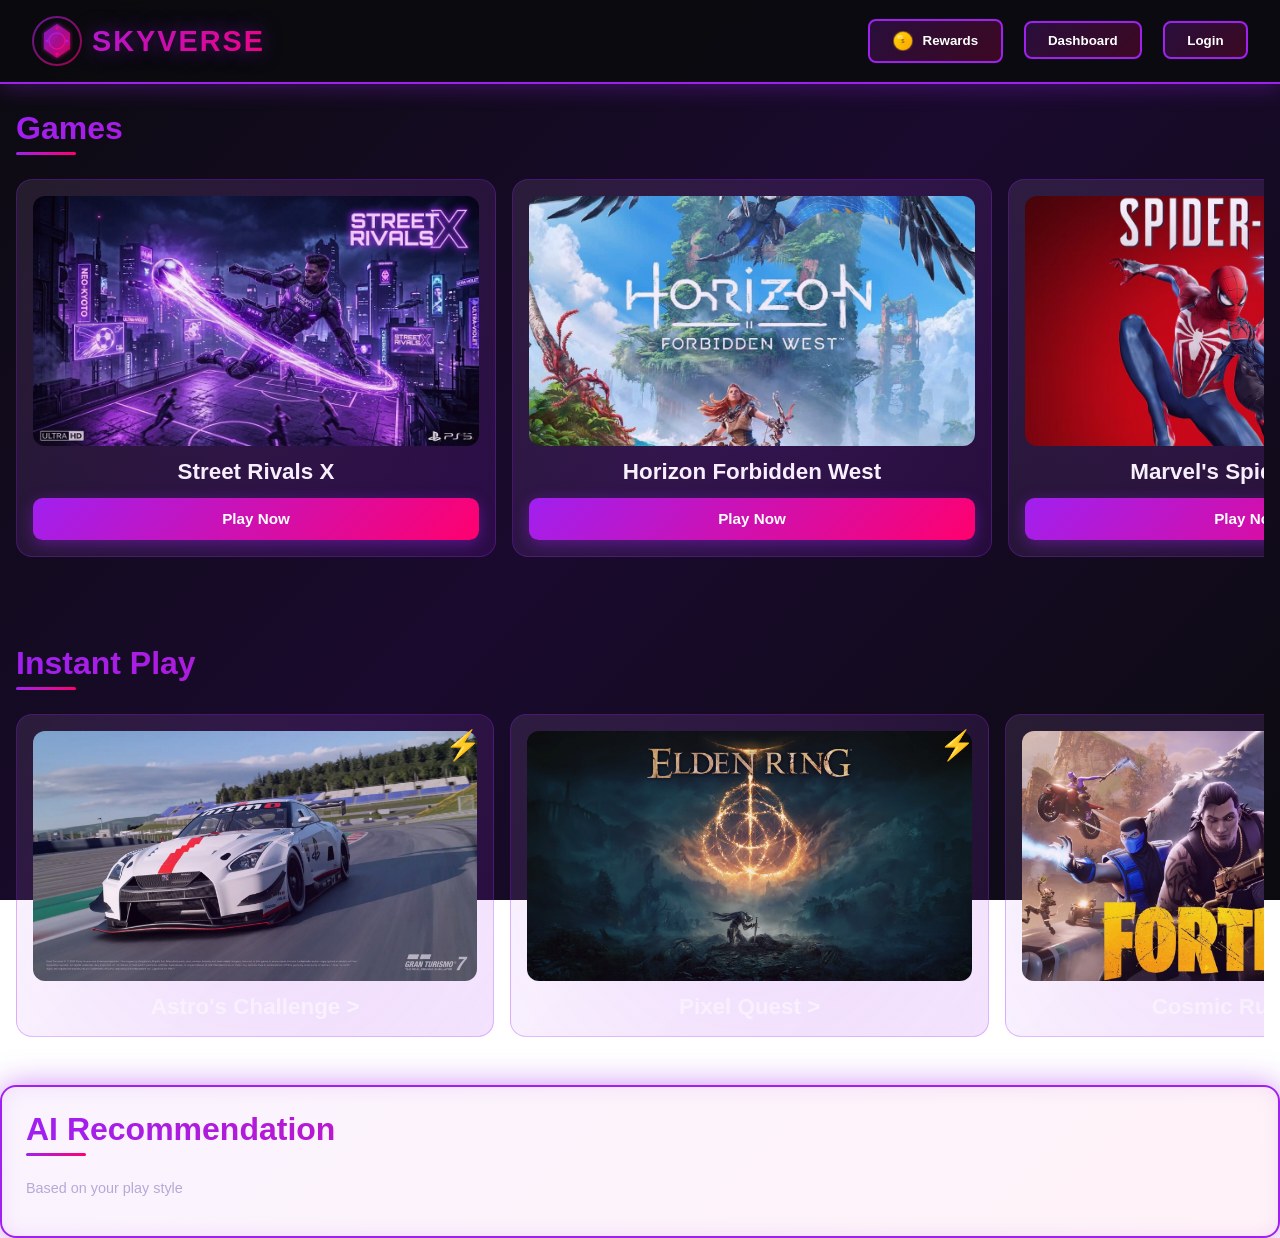
<file: pages/index.html>
<!DOCTYPE html>
<html lang="en">
<head>
  <meta charset="UTF-8">
  <meta name="viewport" content="width=device-width, initial-scale=1.0">
  <title>PlayStation Main Page</title>
  <style>
    :root {
      --primary-pink: #ff006e;
      --accent-violet: #a020f0;
      --text-light: #eee;
    }
    body {
      margin: 0;
      padding: 0;
      background: linear-gradient(135deg, #0B0B0F 0%, #1a0a2e 50%, #0B0B0F 100%);
      color: var(--text-light);
      font-family: 'Montserrat', 'Segoe UI', sans-serif;
      -webkit-font-smoothing: antialiased;
      animation: fadeIn 0.8s ease-in;
      background-attachment: fixed;
      font-size: 18px; /* larger base font */
    }

    /* page & section entrance */
    @keyframes fadeIn {
      from { opacity: 0; }
      to   { opacity: 1; }
    }
    @keyframes slideUp {
      from { opacity: 0; transform: translateY(20px); }
      to   { opacity: 1; transform: translateY(0); }
    }
    section {
      padding: 2.5rem 1rem;
      opacity: 0;
      animation: slideUp 0.6s ease forwards;
    }
    section:nth-of-type(1) { animation-delay: 0.2s; }
    section:nth-of-type(2) { animation-delay: 0.4s; }
    section:nth-of-type(3) { animation-delay: 0.6s; }
    section:nth-of-type(4) { animation-delay: 0.8s; }

    /* ─── top nav ───────────────────────────────────────── */
    .nav {
      position: fixed;
      top: 0;
      left: 0;
      right: 0;
      display: flex;
      justify-content: space-between;
      align-items: center;
      padding: 1rem 2rem;
      background: rgba(11, 11, 15, 0.95);
      backdrop-filter: blur(10px);
      -webkit-backdrop-filter: blur(10px);
      border-bottom: 2px solid #a020f0;
      box-shadow: 0 4px 20px rgba(160, 32, 240, 0.3);
      z-index: 1000;
    }
    
    body {
      padding-top: 70px;
    }
    .nav .logo {
      font-size: 1.8rem;
      font-weight: bold;
      background: linear-gradient(135deg, #a020f0, #ff006e);
      -webkit-background-clip: text;
      -webkit-text-fill-color: transparent;
      background-clip: text;
      text-shadow: 0 0 20px rgba(160, 32, 240, 0.5);
      font-family: 'Arial Black', sans-serif;
      letter-spacing: 2px;
      display: flex;
      align-items: center;
      cursor: pointer;
      transition: all 0.3s ease;
    }
    .nav .logo:hover {
      transform: scale(1.05) rotateZ(2deg);
    }
    .nav .logo svg {
      animation: rotateLogo 8s linear infinite;
    }
    .nav .logo:hover svg {
      animation: rotateLogo 3s linear infinite;
    }
    @keyframes rotateLogo {
      from { transform: rotate(0deg); }
      to { transform: rotate(360deg); }
    }
    .nav .buttons button {
      margin-left: 1rem;
      background: linear-gradient(135deg, rgba(160, 32, 240, 0.2), rgba(255, 0, 110, 0.2));
      border: 2px solid #a020f0;
      color: #fff;
      padding: 0.6rem 1.4rem;
      border-radius: 0.5rem;
      font-weight: 600;
      transition: all 0.3s ease;
      cursor: pointer;
      position: relative;
      overflow: hidden;
    }
    .nav .buttons button::before {
      content: '';
      position: absolute;
      top: 0;
      left: -100%;
      width: 100%;
      height: 100%;
      background: linear-gradient(90deg, transparent, rgba(255,255,255,0.2), transparent);
      transition: left 0.5s ease;
    }
    .nav .buttons button:hover::before {
      left: 100%;
    }
    .nav .buttons button:hover,
    .nav .buttons button:focus {
      box-shadow: 0 0 20px #a020f0, inset 0 0 10px rgba(160, 32, 240, 0.3);
      transform: translateY(-2px);
      outline: none;
    }

    /* ─── common section styles ─────────────────────────── */
    .section-title {
      font-size: 2rem;
      margin-bottom: 1.5rem;
      font-weight: 700;
      background: linear-gradient(90deg, var(--accent-violet), var(--primary-pink));
      -webkit-background-clip: text;
      -webkit-text-fill-color: transparent;
      background-clip: text;
      position: relative;
      padding-bottom: 0.5rem;
    }
    .section-title::after {
      content: '';
      position: absolute;
      bottom: 0;
      left: 0;
      width: 60px;
      height: 3px;
      background: linear-gradient(90deg, #a020f0, #ff006e);
      border-radius: 2px;
    }
    .cards {
      display: flex;
      overflow-x: auto;
      gap: 1rem;
      scroll-snap-type: x mandatory;
      -webkit-scroll-snap-type: x mandatory;
      padding-bottom: 0.5rem;
    }
    .card {
      min-width: 446px;
      background: linear-gradient(135deg, rgba(255,255,255,0.08), rgba(160,32,240,0.1));
      border-radius: 1rem;
      backdrop-filter: blur(12px);
      -webkit-backdrop-filter: blur(12px);
      border: 1px solid rgba(160, 32, 240, 0.3);
      padding: 1rem;
      position: relative;
      flex-shrink: 0;
      transition: all 0.4s cubic-bezier(0.4, 0, 0.2, 1);
      scroll-snap-align: start;
      -webkit-scroll-snap-align: start;
      overflow: hidden;
    }
    .card::before {
      content: '';
      position: absolute;
      top: -50%;
      left: -50%;
      width: 200%;
      height: 200%;
      background: radial-gradient(circle, rgba(160, 32, 240, 0.1) 0%, transparent 70%);
      transition: all 0.5s ease;
      pointer-events: none;
    }
    .card:hover::before {
      top: -25%;
      left: -25%;
      background: radial-gradient(circle, rgba(160, 32, 240, 0.3) 0%, transparent 70%);
    }
    .card:hover,
    .card:focus-within {
      transform: translateY(-8px) scale(1.04);
      box-shadow: 0 15px 40px rgba(160,32,240,0.5), inset 0 0 20px rgba(160,32,240,0.1);
      border-color: #a020f0;
    }
    .card img {
      width: 100%;
      max-height: 250px;
      aspect-ratio: 16/9;
      object-fit: cover;
      border-radius: 0.75rem;
      display: block;
      animation: gifEffect 2s infinite alternate, imgGlow 3s infinite;
      transition: transform 0.4s ease, filter 0.4s ease;
    }
    .card img:hover {
      transform: scale(1.08) rotate(1deg);
      filter: drop-shadow(0 0 15px rgba(255,0,110,0.6)) brightness(1.1);
    }

    @keyframes imgGlow {
      0% { filter: drop-shadow(0 0 10px rgba(160,32,240,0.4)); }
      50% { filter: drop-shadow(0 0 20px rgba(255,0,110,0.6)); }
      100% { filter: drop-shadow(0 0 10px rgba(160,32,240,0.4)); }
    }
    .card .title {
      margin-top: 0.8rem;
      font-weight: 700;
      font-size: 1.4rem;
      color: #fff;
      transition: color 0.3s ease;
      text-align: center;
    }
    .card:hover .title {
      color: #a020f0;
    }
    .card button {
      margin-top: 0.8rem;
      width: 100%;
      background: linear-gradient(135deg, #a020f0, #ff006e);
      border: none;
      color: #fff;
      padding: 0.8rem;
      border-radius: 0.6rem;
      font-weight: 600;
      font-size: 0.95rem;
      box-shadow: 0 4px 15px rgba(160, 32, 240, 0.4);
      transition: all 0.3s ease;
      cursor: pointer;
      position: relative;
      overflow: hidden;
    }
    .card button::after {
      content: '';
      position: absolute;
      top: 50%;
      left: 50%;
      width: 0;
      height: 0;
      background: rgba(255, 255, 255, 0.2);
      border-radius: 50%;
      transform: translate(-50%, -50%);
      transition: width 0.6s ease, height 0.6s ease;
    }
    .card button:hover::after {
      width: 300px;
      height: 300px;
    }
    .card button:hover,
    .card button:focus {
      box-shadow: 0 8px 25px rgba(160, 32, 240, 0.6), inset 0 0 10px rgba(255, 0, 110, 0.2);
      transform: translateY(-3px);
      outline: none;
    }

    /* ─── instant play tweaks ────────────────────────────── */
    .instant .cards .card {
      min-width: 200px;
    }
    .instant .card::after {
      content: '⚡';
      position: absolute;
      top: 0.8rem;
      right: 0.8rem;
      font-size: 1.8rem;
      animation: pulse 2s infinite;
      z-index: 10;
    }
    @keyframes pulse {
      0%, 100% { opacity: 1; transform: scale(1); }
      50% { opacity: 0.6; transform: scale(1.1); }
    }

    /* ─── AI recommendation ─────────────────────────────── */
    .ai {
      border: 2px solid #a020f0;
      border-radius: 1rem;
      box-shadow: 0 0 30px rgba(160, 32, 240, 0.5), inset 0 0 20px rgba(160, 32, 240, 0.1);
      background: linear-gradient(135deg, rgba(160, 32, 240, 0.05), rgba(255, 0, 110, 0.05));
      padding: 1.5rem;
      transition: all 0.4s ease;
    }
    .ai:hover {
      box-shadow: 0 0 40px rgba(160, 32, 240, 0.7), inset 0 0 30px rgba(160, 32, 240, 0.15);
    }
    .ai .subtitle {
      font-size: 0.9rem;
      color: #b8a8d8;
      font-weight: 500;
      margin-bottom: 1rem;
    }
    .ai .card .subtitle {
      font-size: 0.8rem;
      color: #a8a8d8;
      margin-top: 0.5rem;
      line-height: 1.4;
    }

    /* ─── responsive adjustments ────────────────────────── */
    @media (max-width: 600px) {
      .nav {
        flex-direction: column;
        align-items: flex-start;
      }
      .nav .buttons {
        margin-top: 0.5rem;
      }
    }
    
    /* GIF-like animation for images */
    @keyframes gifEffect {
      0% { transform: scale(1); }
      50% { transform: scale(1.02) rotate(1deg); }
      100% { transform: scale(1); }
    }
  </style>
</head>
<body>

  <header class="nav">
    <div class="logo">
      <svg width="50" height="50" viewBox="0 0 50 50" style="display: inline-block; vertical-align: middle; margin-right: 10px;">
        <defs>
          <linearGradient id="logoGrad" x1="0%" y1="0%" x2="100%" y2="100%">
            <stop offset="0%" style="stop-color:#a020f0;stop-opacity:1" />
            <stop offset="100%" style="stop-color:#ff006e;stop-opacity:1" />
          </linearGradient>
          <filter id="glow">
            <feGaussianBlur stdDeviation="2" result="coloredBlur"/>
            <feMerge>
              <feMergeNode in="coloredBlur"/>
              <feMergeNode in="SourceGraphic"/>
            </feMerge>
          </filter>
        </defs>
        <!-- Outer circle -->
        <circle cx="25" cy="25" r="24" fill="none" stroke="url(#logoGrad)" stroke-width="2" opacity="0.6"/>
        <!-- Inner geometric shape -->
        <polygon points="25,8 38,17 38,33 25,42 12,33 12,17" fill="url(#logoGrad)" opacity="0.8" filter="url(#glow)"/>
        <!-- Center circle -->
        <circle cx="25" cy="25" r="8" fill="none" stroke="url(#logoGrad)" stroke-width="1.5"/>
        <!-- Decorative dots -->
        <circle cx="25" cy="12" r="1.5" fill="#ff006e"/>
        <circle cx="35" cy="25" r="1.5" fill="#a020f0"/>
        <circle cx="25" cy="38" r="1.5" fill="#ff006e"/>
        <circle cx="15" cy="25" r="1.5" fill="#a020f0"/>
      </svg>
      <span style="vertical-align: middle;">SKYVERSE</span>
    </div>
    <div class="buttons">
      <button>
        <svg width="20" height="20" viewBox="0 0 20 20" style="display: inline-block; vertical-align: middle; margin-right: 6px;">
          <defs>
            <linearGradient id="coinGrad" x1="0%" y1="0%" x2="100%" y2="100%">
              <stop offset="0%" style="stop-color:#FFD700;stop-opacity:1" />
              <stop offset="100%" style="stop-color:#FFA500;stop-opacity:1" />
            </linearGradient>
            <filter id="coinGlow">
              <feGaussianBlur stdDeviation="1" result="coloredBlur"/>
              <feMerge>
                <feMergeNode in="coloredBlur"/>
                <feMergeNode in="SourceGraphic"/>
              </feMerge>
            </filter>
          </defs>
          <!-- Coin body -->
          <circle cx="10" cy="10" r="9" fill="url(#coinGrad)" filter="url(#coinGlow)"/>
          <!-- Coin border -->
          <circle cx="10" cy="10" r="9" fill="none" stroke="#DAA520" stroke-width="0.5"/>
          <!-- Coin shine -->
          <ellipse cx="7" cy="6" rx="3" ry="2" fill="rgba(255,255,255,0.4)"/>
          <!-- Coin pattern -->
          <circle cx="10" cy="10" r="4" fill="none" stroke="#DAA520" stroke-width="0.5" opacity="0.5"/>
          <text x="10" y="12" font-size="6" text-anchor="middle" fill="#8B6914" font-weight="bold">$</text>
        </svg>
        <span>Rewards</span>
      </button>
      <button onclick="window.location.href='dashboard.html'">Dashboard</button>
      <button onclick="window.location.href='login.html'">Login</button>
    </div>
  </header>

  <section class="games">
    <div class="section-title">Games</div>
    <div class="cards">
      <div class="card">
        <img src="/images/game1.jpg" alt="Game 1">
        <div class="title">Street Rivals X</div>
        <button>Play Now</button>
      </div>
      <div class="card">
        <img src="/images/game2.jpeg" alt="Game 2">
        <div class="title">Horizon Forbidden West</div>
        <button>Play Now</button>
      </div>
      <div class="card">
        <img src="/images/game3.jpeg" alt="Game 3">
        <div class="title">Marvel's Spider-Man 2</div>
        <button>Play Now</button>
      </div>
      <!-- add more hard‑coded cards if desired -->
    </div>
  </section>

  <section class="instant">
    <div class="section-title">Instant Play</div>
    <div class="cards">
      <div class="card">
        <img src="/images/instant1.jpeg" alt="Instant Game 1">
        <div class="title">Astro's Challenge ></div>
      </div>
      <div class="card">
        <img src="/images/instant2.jpeg" alt="Instant Game 2">
        <div class="title">Pixel Quest ></div>
      </div>
      <div class="card">
        <img src="/images/instant3.jpeg" alt="Instant Game 3">
        <div class="title">Cosmic Runner ></div>
      </div>
    </div>
  </section>

  <section class="ai">
    <div class="section-title">AI Recommendation</div>
    <div class="subtitle">Based on your play style</div>
    
    </div>
  </section>

  <script>
    // simple scroll-based parallax for sections
    document.addEventListener('scroll', function() {
      const sections = document.querySelectorAll('section');
      const scrollTop = window.pageYOffset;
      sections.forEach((sec, i) => {
        const offset = sec.offsetTop;
        const depth = (i + 1) * 20;
        const movement = (scrollTop - offset) / depth;
        sec.style.transform = `translateY(${movement}px)`;
      });
    });

    // subtle card tilt effect on mouse move
    document.querySelectorAll('.card').forEach(card => {
      card.addEventListener('mousemove', e => {
        const rect = card.getBoundingClientRect();
        const x = e.clientX - rect.left - rect.width/2;
        const y = e.clientY - rect.top - rect.height/2;
        card.style.transform = `perspective(600px) rotateY(${x/20}deg) rotateX(${ -y/20 }deg)`;
      });
      card.addEventListener('mouseleave', () => {
        card.style.transform = '';
      });
    });
  </script>
</body>
</html>
</file>
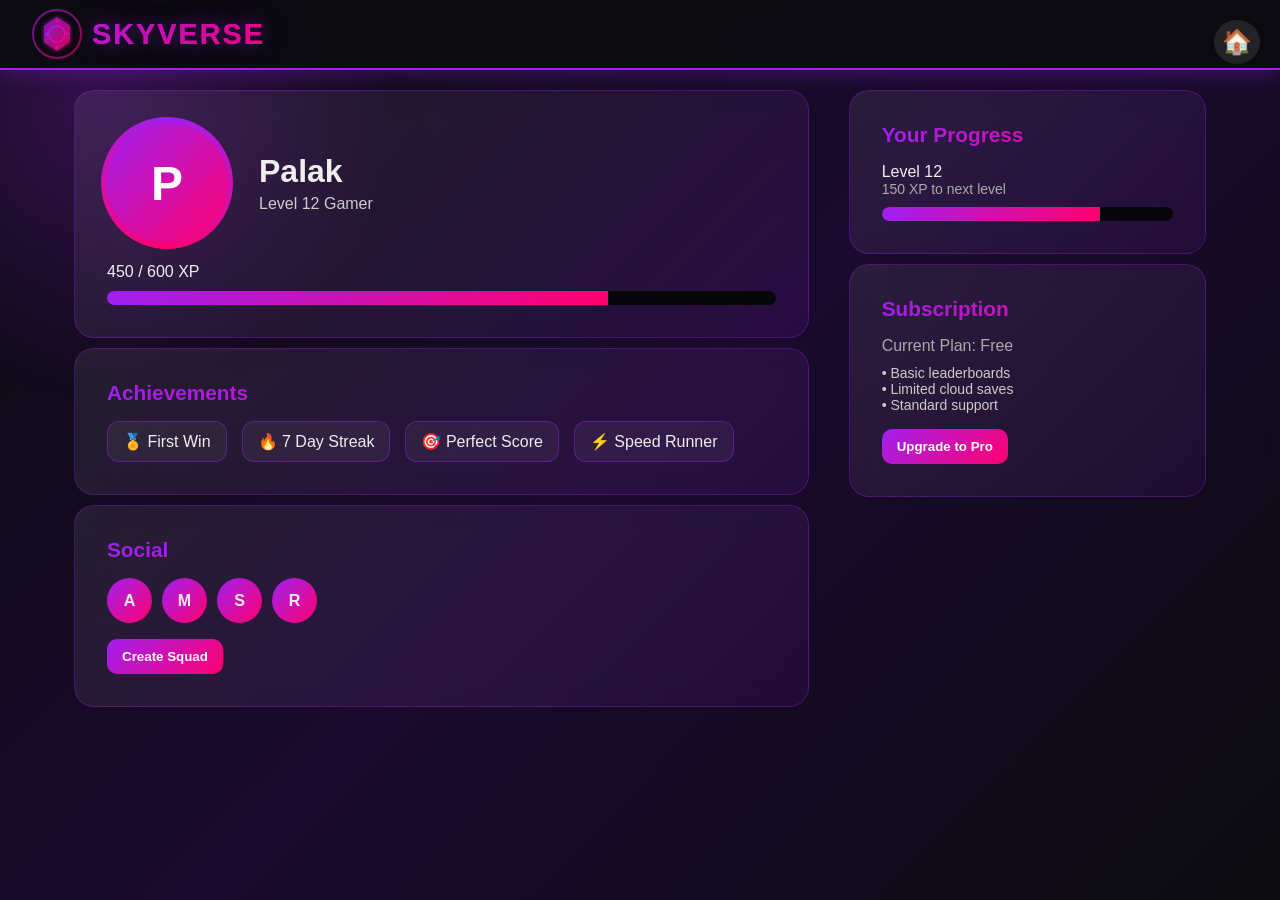
<file: pages/dashboard.html>
<!doctype html>
<html lang="en">
  <head>
    <meta charset="UTF-8" />
    <meta name="viewport" content="width=device-width, initial-scale=1.0" />
    <title>Skyverse Profile</title>
    <style>
      /* home link styles */
      .home-link {
        position: fixed;
        top: 20px;
        right: 20px;
        font-size: 1.5rem;
        text-decoration: none;
        color: #eee;
        background: rgba(255,255,255,0.1);
        padding: 8px;
        border-radius: 50%;
        transition: background 0.3s;
        z-index: 1100;
      }
      .home-link:hover {
        background: rgba(255,255,255,0.2);
      }
      /* ================= BASE ================= */
      * {
        margin: 0;
        padding: 0;
        box-sizing: border-box;
        font-family: "Segoe UI", sans-serif;
      }
      body {
        background: linear-gradient(
          135deg,
          #0b0b0f 0%,
          #1a0a2e 50%,
          #0b0b0f 100%
        );
        background-attachment: fixed;
        color: #eee;
        padding-top: 80px;
        overflow-x: hidden;
      } /* Floating background glow */
      body::before {
        content: "";
        position: fixed;
        top: -200px;
        left: -200px;
        width: 600px;
        height: 600px;
        background: radial-gradient(
          circle,
          rgba(160, 32, 240, 0.25),
          transparent 70%
        );
        animation: floatGlow 10s infinite alternate ease-in-out;
        z-index: -1;
      }
      @keyframes floatGlow {
        from {
          transform: translate(0, 0);
        }
        to {
          transform: translate(250px, 150px);
        }
      } /* ================= NAV ================= */
      .nav {
        position: fixed;
        top: 0;
        left: 0;
        right: 0;
        height: 70px;
        display: flex;
        justify-content: space-between;
        align-items: center;
        padding: 0 2rem;
        background: rgba(11, 11, 15, 0.95);
        backdrop-filter: blur(10px);
        border-bottom: 2px solid #a020f0;
        box-shadow: 0 4px 20px rgba(160, 32, 240, 0.3);
        z-index: 1000;
      }
      
      .nav .logo {
      font-size: 1.8rem;
      font-weight: bold;
      background: linear-gradient(135deg, #a020f0, #ff006e);
      -webkit-background-clip: text;
      -webkit-text-fill-color: transparent;
      background-clip: text;
      text-shadow: 0 0 20px rgba(160, 32, 240, 0.5);
      font-family: 'Arial Black', sans-serif;
      letter-spacing: 2px;
      display: flex;
      align-items: center;
      cursor: pointer;
      transition: all 0.3s ease;
    }
    .nav .logo:hover {
      transform: scale(1.05) rotateZ(2deg);
    }
    .nav .logo svg {
      animation: rotateLogo 8s linear infinite;
    }
    .nav .logo:hover svg {
      animation: rotateLogo 3s linear infinite;
    }
    @keyframes rotateLogo {
      from { transform: rotate(0deg); }
      to { transform: rotate(360deg); }
    }
       /* ================= LAYOUT ================= */
      .container {
        width: 90%;
        max-width: 1200px;
        margin: auto;
        display: grid;
        grid-template-columns: 2fr 1fr;
        gap: 20px;
      } /* ================= CARD ================= */
      .card {
        background: linear-gradient(
          135deg,
          rgba(255, 255, 255, 0.08),
          rgba(160, 32, 240, 0.1)
        );
        backdrop-filter: blur(12px);
        border: 1px solid rgba(160, 32, 240, 0.3);
        border-radius: 20px;
        padding: 2rem;
        margin: 10px;
        transition: 0.4s;
        transform-style: preserve-3d;
        opacity: 0;
        transform: translateY(30px);
        animation: cardReveal 0.8s forwards;
      }
      .card:nth-child(1) {
        animation-delay: 0.2s;
      }
      .card:nth-child(2) {
        animation-delay: 0.4s;
      }
      .card:nth-child(3) {
        animation-delay: 0.6s;
      }
      .card:nth-child(4) {
        animation-delay: 0.8s;
      }
      @keyframes cardReveal {
        to {
          opacity: 1;
          transform: translateY(0);
        }
      }
      .card:hover {
        box-shadow: 0 15px 40px rgba(160, 32, 240, 0.5);
      }
      .section-title {
        font-size: 1.3rem;
        margin-bottom: 1rem;
        font-weight: bold;
        background: linear-gradient(90deg, #a020f0, #ff006e);
        -webkit-background-clip: text;
        -webkit-text-fill-color: transparent;
      } /* ================= PROFILE ================= */
      .profile-top {
        display: flex;
        align-items: center;
        gap: 2rem;
      }
      .avatar {
        width: 120px;
        height: 120px;
        border-radius: 50%;
        background: linear-gradient(135deg, #a020f0, #ff006e);
        display: flex;
        align-items: center;
        justify-content: center;
        font-size: 3rem;
        font-weight: bold;
        color: #fff;
        position: relative;
      } /* Rotating glow */
      .avatar::before {
        content: "";
        position: absolute;
        top: -6px;
        left: -6px;
        width: 132px;
        height: 132px;
        border-radius: 50%;
        background: conic-gradient(#a020f0, #ff006e, #a020f0);
        animation: rotateBorder 4s linear infinite;
        z-index: -1;
      }
      @keyframes rotateBorder {
        100% {
          transform: rotate(360deg);
        }
      }
      .username {
        font-size: 2rem;
        font-weight: bold;
      }
      .level {
        color: #ccc;
        margin-top: 5px;
      } /* ================= XP ================= */
      .xp-bar {
        height: 14px;
        background: #070709;
        border-radius: 999px;
        overflow: hidden;
        margin-top: 10px;
      }
      .xp-fill {
        height: 100%;
        width: 0;
        background: linear-gradient(90deg, #a020f0, #ff006e);
        position: relative;
        transition: width 1s ease;
      } /* Shimmer */
      .xp-fill::after {
        content: "";
        position: absolute;
        top: 0;
        left: -100%;
        width: 100%;
        height: 100%;
        background: linear-gradient(
          90deg,
          transparent,
          rgba(255, 255, 255, 0.3),
          transparent
        );
        animation: shimmer 2s infinite;
      }
      @keyframes shimmer {
        100% {
          left: 100%;
        }
      } /* ================= ACHIEVEMENTS ================= */
      .badge-row {
        display: flex;
        gap: 15px;
        flex-wrap: wrap;
      }
      .badge {
        padding: 10px 15px;
        border-radius: 12px;
        background: rgba(255, 255, 255, 0.05);
        border: 1px solid rgba(160, 32, 240, 0.4);
        cursor: pointer;
        transition: 0.3s;
      }
      .badge:hover {
        transform: scale(1.15);
        box-shadow: 0 0 20px rgba(160, 32, 240, 0.6);
      } /* ================= SOCIAL ================= */
      .friends {
        display: flex;
        gap: 10px;
      }
      .friend {
        width: 45px;
        height: 45px;
        border-radius: 50%;
        background: linear-gradient(135deg, #a020f0, #ff006e);
        display: flex;
        align-items: center;
        justify-content: center;
        font-weight: bold;
        cursor: pointer;
        transition: 0.3s;
      }
      .friend:hover {
        transform: scale(1.2);
        box-shadow: 0 0 15px rgba(160, 32, 240, 0.6);
      } /* ================= BUTTON ================= */
      .primary-btn {
        margin-top: 1rem;
        background: linear-gradient(135deg, #a020f0, #ff006e);
        border: none;
        padding: 10px 15px;
        border-radius: 10px;
        font-weight: 600;
        color: #fff;
        cursor: pointer;
        position: relative;
        overflow: hidden;
      }
      .primary-btn span {
        position: absolute;
        border-radius: 50%;
        background: rgba(255, 255, 255, 0.4);
        transform: scale(0);
        animation: ripple 0.6s linear;
      }
      @keyframes ripple {
        to {
          transform: scale(4);
          opacity: 0;
        }
      } /* Responsive */
      @media (max-width: 900px) {
        .container {
          grid-template-columns: 1fr;
        }
      }
    </style>
  </head>
  <body>
    <!-- home icon link -->
    <a href="index.html" class="home-link" title="Home">🏠</a>
    <header class="nav"><div class="logo">
           <div class="logo">
      <svg width="50" height="50" viewBox="0 0 50 50" style="display: inline-block; vertical-align: middle; margin-right: 10px;">
        <defs>
          <linearGradient id="logoGrad" x1="0%" y1="0%" x2="100%" y2="100%">
            <stop offset="0%" style="stop-color:#a020f0;stop-opacity:1" />
            <stop offset="100%" style="stop-color:#ff006e;stop-opacity:1" />
          </linearGradient>
          <filter id="glow">
            <feGaussianBlur stdDeviation="2" result="coloredBlur"/>
            <feMerge>
              <feMergeNode in="coloredBlur"/>
              <feMergeNode in="SourceGraphic"/>
            </feMerge>
          </filter>
        </defs>
        <!-- Outer circle -->
        <circle cx="25" cy="25" r="24" fill="none" stroke="url(#logoGrad)" stroke-width="2" opacity="0.6"/>
        <!-- Inner geometric shape -->
        <polygon points="25,8 38,17 38,33 25,42 12,33 12,17" fill="url(#logoGrad)" opacity="0.8" filter="url(#glow)"/>
        <!-- Center circle -->
        <circle cx="25" cy="25" r="8" fill="none" stroke="url(#logoGrad)" stroke-width="1.5"/>
        <!-- Decorative dots -->
        <circle cx="25" cy="12" r="1.5" fill="#ff006e"/>
        <circle cx="35" cy="25" r="1.5" fill="#a020f0"/>
        <circle cx="25" cy="38" r="1.5" fill="#ff006e"/>
        <circle cx="15" cy="25" r="1.5" fill="#a020f0"/>
      </svg>
       SKYVERSE</div>
    </header>
       

    <div class="container">
      <!-- LEFT -->
      <div>
        <!-- Profile -->
        <div class="card">
          <div class="profile-top">
            <div class="avatar">P</div>
            <div>
              <div class="username">Palak</div>
              <div class="level">Level 12 Gamer</div>
            </div>
          </div>
          <div style="margin-top: 20px">
            <div>450 / 600 XP</div>
            <div class="xp-bar"><div class="xp-fill" data-pct="75"></div></div>
          </div>
        </div>
        <!-- Achievements -->
        <div class="card">
          <div class="section-title">Achievements</div>
          <div class="badge-row">
            <div class="badge">🏅 First Win</div>
            <div class="badge">🔥 7 Day Streak</div>
            <div class="badge">🎯 Perfect Score</div>
            <div class="badge">⚡ Speed Runner</div>
          </div>
        </div>
        <!-- Social -->
        <div class="card">
          <div class="section-title">Social</div>
          <div class="friends">
            <div class="friend">A</div>
            <div class="friend">M</div>
            <div class="friend">S</div>
            <div class="friend">R</div>
          </div>
          <button class="primary-btn" onclick="window.location.href='social.html'">Create Squad</button>
        </div>
      </div>
      <!-- RIGHT -->
      <div>
        <!-- Progress -->
        <div class="card">
          <div class="section-title">Your Progress</div>
          <div>Level 12</div>
          <div style="color: #aaa; font-size: 14px">150 XP to next level</div>
          <div class="xp-bar"><div class="xp-fill" data-pct="75"></div></div>
        </div>
        <!-- Subscription -->
        <div class="card">
          <div class="section-title">Subscription</div>
          <div style="color: #aaa">Current Plan: Free</div>
          <div style="margin-top: 10px; font-size: 14px; color: #ccc">
            • Basic leaderboards<br />
            • Limited cloud saves<br />
            • Standard support
          </div>
          <button class="primary-btn" onclick="window.location.href='subscription.html'">Upgrade to Pro</button>
        </div>
      </div>
    </div>
    <script>
      document.addEventListener("DOMContentLoaded", function () {
        /* XP Animation */ document
          .querySelectorAll(".xp-fill")
          .forEach((el) => {
            let pct = el.getAttribute("data-pct");
            setTimeout(() => {
              el.style.width = pct + "%";
            }, 500);
          });
        /* 3D Tilt */ document.querySelectorAll(".card").forEach((card) => {
          card.addEventListener("mousemove", (e) => {
            const rect = card.getBoundingClientRect();
            const x = e.clientX - rect.left;
            const y = e.clientY - rect.top;
            const centerX = rect.width / 2;
            const centerY = rect.height / 2;
            const rotateX = -(y - centerY) / 20;
            const rotateY = (x - centerX) / 20;
            card.style.transform = `rotateX(${rotateX}deg) rotateY(${rotateY}deg)`;
          });
          card.addEventListener("mouseleave", () => {
            card.style.transform = "rotateX(0) rotateY(0)";
          });
        });
        /* Ripple */ document
          .querySelectorAll(".primary-btn")
          .forEach((btn) => {
            btn.addEventListener("click", function (e) {
              const circle = document.createElement("span");
              const diameter = Math.max(btn.clientWidth, btn.clientHeight);
              circle.style.width = circle.style.height = diameter + "px";
              circle.style.left = e.offsetX - diameter / 2 + "px";
              circle.style.top = e.offsetY - diameter / 2 + "px";
              btn.appendChild(circle);
              setTimeout(() => circle.remove(), 600);
            });
          });
      });
    </script>
  </body>
</html>
</file>
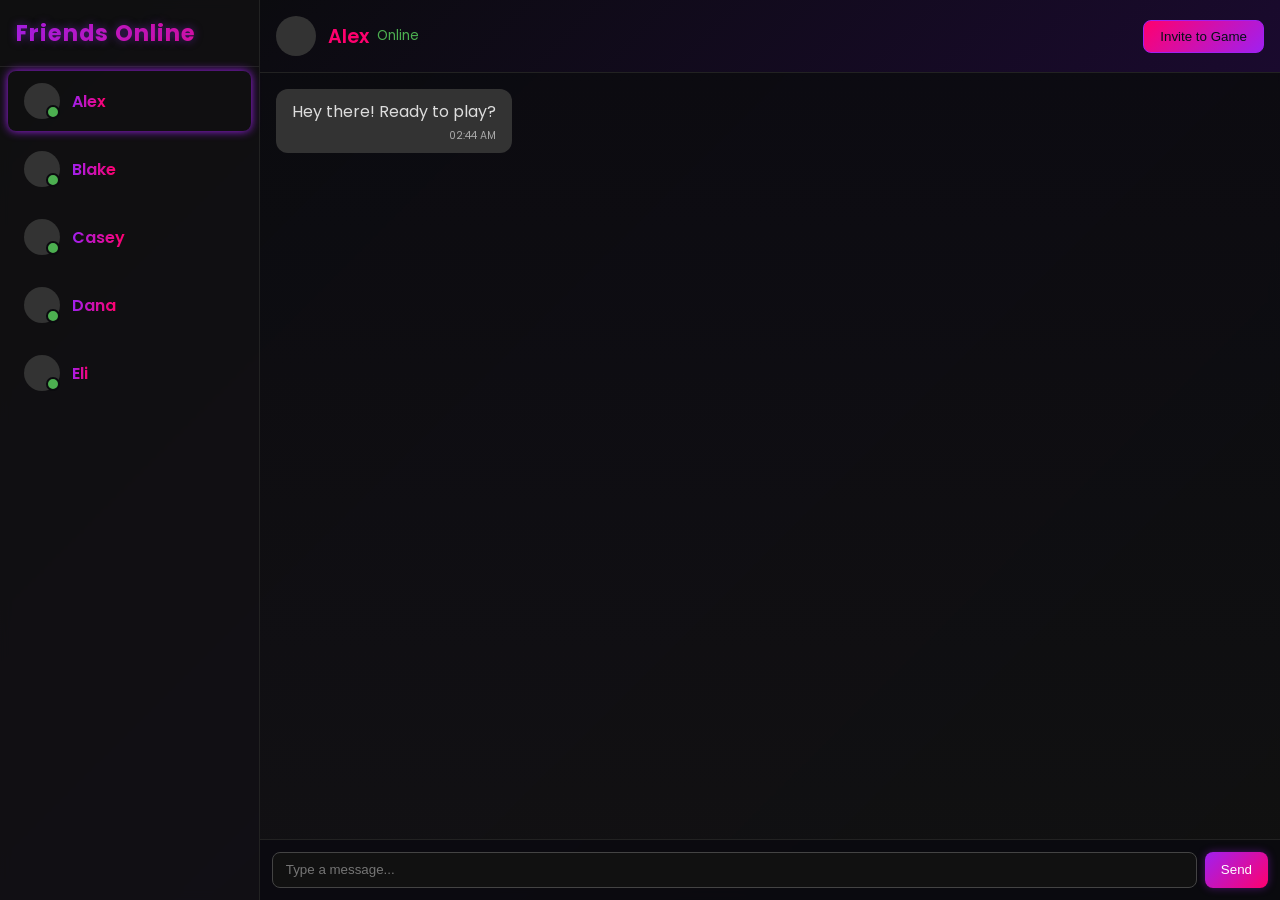
<file: pages/social.html>
<!DOCTYPE html>
<html lang="en">
<head>
  <meta charset="UTF-8">
  <meta name="viewport" content="width=device-width, initial-scale=1.0">
  <title>Social Chat - SKYVERSE</title>
  <style>@import url('https://fonts.googleapis.com/css2?family=Poppins:wght@300;400;500;600;700&display=swap');
  
    /* home link styles */
    .home-link {
      position: fixed;
      top: 20px;
      right: 20px;
      font-size: 1.5rem;
      text-decoration: none;
      color: var(--text-light);
      background: rgba(255,255,255,0.1);
      padding: 8px;
      border-radius: 50%;
      transition: background 0.3s;
      z-index: 1100;
    }
    .home-link:hover {
      background: rgba(255,255,255,0.2);
    }
    /* reset & base */
    *{box-sizing:border-box;margin:0;padding:0;}
    :root {
      --primary-pink: #ff006e;
      --accent-violet: #a020f0;
      --text-light: #eee;
      --bg-gradient: linear-gradient(135deg,#0B0B0F 0%,#1a0a2e 50%,#0B0B0F 100%);
    }
    body{
      font-family:'Poppins', 'Roboto', 'Segoe UI',sans-serif;
      background:linear-gradient(135deg,#0B0B0F 0%,#1a0a2e 50%,#0B0B0F 100%);
      color:var(--text-light);
      display:flex;
      height:100vh;
      overflow:hidden;
      -webkit-font-smoothing:antialiased;
      animation:fadeIn 0.8s ease-in;
    }
    @keyframes fadeIn{from{opacity:0;}to{opacity:1;}}
    @keyframes slideIn{from{opacity:0;transform:translateX(-20px);}to{opacity:1;transform:translateX(0);}}
    @keyframes slideUp{from{opacity:0;transform:translateY(20px);}to{opacity:1;transform:translateY(0);}}

    .container{display:flex;flex:1;backdrop-filter:blur(5px);}

    .friends-list{
      width:260px;
      background:rgba(17,17,17,0.85);
      border-right:1px solid #222;
      display:flex;flex-direction:column;
      backdrop-filter:blur(8px);
      animation:slideIn .8s ease-out;
    }
    .friends-list .title{
      padding:1rem;
      font-size:1.4rem;font-weight:700;
      border-bottom:1px solid #222;
      background:linear-gradient(135deg,var(--accent-violet),var(--primary-pink));
      -webkit-background-clip:text;
      -webkit-text-fill-color:transparent;
      letter-spacing:1px;
      text-shadow:0 0 8px rgba(138,43,226,0.5);
    }
    .friend{
      padding:.75rem 1rem;display:flex;align-items:center;
      cursor:pointer;transition:background .2s,transform .2s;
      border-radius:.5rem;margin:.25rem .5rem;
    }
    .friend:hover{background:rgba(138,43,226,0.15);transform:scale(1.03);}
    .friend.selected{box-shadow:0 0 10px #a020f0;}
    .friend .avatar{
      width:36px;height:36px;border-radius:50%;background:#333;
      margin-right:.75rem;position:relative;
    }
    .friend .name{font-weight:600; background:linear-gradient(90deg,var(--accent-violet),var(--primary-pink)); -webkit-background-clip:text; -webkit-text-fill-color:transparent;}
    .friend:hover .name{animation:textGlow 1.2s infinite;} 
    @keyframes textGlow{0%,100%{text-shadow:0 0 6px var(--primary-pink);}50%{text-shadow:0 0 12px var(--accent-violet);}}
    .friend .avatar::after{
      content:'';width:10px;height:10px;
      background:#4caf50;border:2px solid #0B0B0F;
      border-radius:50%;position:absolute;bottom:0;right:0;
    }

    .chat-area{flex:1;display:flex;flex-direction:column;}
    .chat-header{
      padding:1rem;display:flex;align-items:center;justify-content:space-between;
      border-bottom:1px solid #222;
      background:var(--bg-gradient);backdrop-filter:blur(10px);
      animation:fadeIn 1s ease;
      background-size:200% 200%;
      animation:fadeIn 1s ease, headerGradient 6s ease infinite;
    }
    @keyframes headerGradient{0%{background-position:0% 50%;}50%{background-position:100% 50%;}100%{background-position:0% 50%;}}
    .chat-header .info{display:flex;align-items:center;}
    .chat-header .info .avatar{width:40px;height:40px;border-radius:50%;background:#333;margin-right:.75rem;}
    .chat-header .info .name{font-size:1.2rem;font-weight:600; color:var(--primary-pink);}
    .chat-header .info .status{font-size:.85rem;color:#4caf50;margin-left:.5rem;}
    .chat-header .invite{
      background:linear-gradient(135deg,var(--primary-pink),var(--accent-violet));border:1px solid var(--accent-violet);color:#061018;
      padding:.5rem 1rem;border-radius:.5rem;cursor:pointer;
      transition:box-shadow .2s,transform .2s;position:relative;overflow:hidden;
    }
    .chat-header .invite:hover{animation:glowBtn 1.2s infinite;}
    @keyframes glowBtn{0%,100%{box-shadow:0 0 8px var(--accent-violet);}50%{box-shadow:0 0 16px var(--primary-pink);}}
    .chat-header .invite::before{
      content:'';position:absolute;top:0;left:-100%;width:100%;height:100%;
      background:linear-gradient(90deg,transparent,rgba(255,255,255,0.2),transparent);
      transition:left .5s ease;
    }
    .chat-header .invite:hover::before{left:100%;}
    .chat-header .invite:hover{box-shadow:0 0 12px #a020f0;}

    .messages{
      flex:1;padding:1rem;overflow-y:auto;
      display:flex;flex-direction:column;gap:.75rem;
      background:linear-gradient(180deg,rgba(11,11,15,0.9) 0%,rgba(17,17,17,0.9) 100%);
    }
    .message{
      max-width:70%;padding:.6rem 1rem;border-radius:.75rem;
      position:relative;word-wrap:break-word;transition:transform .2s;
    }
    .message.sent{align-self:flex-end;
      background:linear-gradient(135deg,var(--accent-violet),var(--primary-pink));color:#fff;
      animation:pop 0.3s ease;
    }
    .message.received{align-self:flex-start;background:#333;color:#ddd;}
    @keyframes pop{0%{transform:scale(0.8);}50%{transform:scale(1.05);}100%{transform:scale(1);}}
    .message .time{font-size:.65rem;color:#aaa;margin-top:.25rem;text-align:right;}
    .message:hover{transform:scale(1.02);}

    .input-area{
      padding:.75rem;border-top:1px solid #222;
      display:flex;gap:.5rem;
      background:rgba(11,11,15,0.95);backdrop-filter:blur(10px);
      animation:slideUp .8s ease;
    }
    .input-area input{
      flex:1;padding:.6rem .8rem;border-radius:.5rem;border:1px solid #444;
      background:#111;color:#eee;
    }
    .input-area input:focus{outline:none;border-color:#a020f0;}
    .input-area button{
      background:linear-gradient(135deg,#a020f0,#ff006e);
      border:none;color:#fff;padding:.6rem 1rem;border-radius:.5rem;
      cursor:pointer;box-shadow:0 0 8px rgba(160,32,240,0.4);
      transition:box-shadow .2s,transform .2s;position:relative;overflow:hidden;
    }
    .input-area button::before{
      content:'';position:absolute;top:0;left:-100%;width:100%;height:100%;
      background:linear-gradient(90deg,transparent,rgba(255,255,255,0.2),transparent);
      transition:left .5s ease;
    }
    .input-area button:hover::before{left:100%;}
    .input-area button:hover{box-shadow:0 0 16px rgba(160,32,240,0.6);transform:translateY(-2px);}

    @media(max-width:700px){.friends-list{display:none;} .chat-area{flex:1;}}
  </style>
</head>
<body>
  <!-- home icon link -->
 
  <div class="container">
    <div class="friends-list">
      <div class="title">Friends Online</div>
      <div class="friend selected" data-name="Alex"><div class="avatar"></div><div class="name">Alex</div></div>
      <div class="friend" data-name="Blake"><div class="avatar"></div><div class="name">Blake</div></div>
      <div class="friend" data-name="Casey"><div class="avatar"></div><div class="name">Casey</div></div>
      <div class="friend" data-name="Dana"><div class="avatar"></div><div class="name">Dana</div></div>
      <div class="friend" data-name="Eli"><div class="avatar"></div><div class="name">Eli</div></div>
    </div>
    <div class="chat-area">
      <div class="chat-header">
        <div class="info"><div class="avatar"></div><div class="name">Alex</div><div class="status">Online</div></div>
        <button class="invite">Invite to Game</button>
      </div>
      <div class="messages" id="messages"></div>
      <div class="input-area"><input type="text" id="messageInput" placeholder="Type a message..." /><button id="sendBtn">Send</button></div>
    </div>
  </div>
  <script>
    const friends=document.querySelectorAll('.friend');
    const messagesEl=document.getElementById('messages');
    const input=document.getElementById('messageInput');
    const sendBtn=document.getElementById('sendBtn');
    let activeFriend='Alex';
    function setActiveFriend(el){friends.forEach(f=>f.classList.remove('selected'));el.classList.add('selected');activeFriend=el.dataset.name;document.querySelector('.chat-header .name').textContent=activeFriend;clearMessages();}
    friends.forEach(f=>{f.addEventListener('click',()=>setActiveFriend(f));});
    function clearMessages(){messagesEl.innerHTML='';}
    function addMessage(text,type){if(!text) return;const msg=document.createElement('div');msg.className='message '+type;msg.innerHTML=text+'<div class="time">'+new Date().toLocaleTimeString([], {hour:'2-digit',minute:'2-digit'})+'</div>';messagesEl.appendChild(msg);messagesEl.scrollTop=messagesEl.scrollHeight;}
    sendBtn.addEventListener('click',()=>{const txt=input.value.trim();if(!txt) return;addMessage(txt,'sent');input.value='';setTimeout(()=>{addMessage('Auto-reply from '+activeFriend,'received');},1200+Math.random()*800);});
    input.addEventListener('keydown',e=>{if(e.key==='Enter') sendBtn.click();});
    addMessage('Hey there! Ready to play?','received');
    document.addEventListener('scroll',()=>{const scroll=window.pageYOffset;document.querySelector('.friends-list').style.transform=`translateY(${scroll/5}px)`;document.querySelector('.chat-header').style.backgroundPosition=`center ${-scroll/10}px`;});
    document.querySelectorAll('.friend .avatar').forEach(av=>{av.addEventListener('mousemove',e=>{const rect=av.getBoundingClientRect();const x=e.clientX-rect.left-rect.width/2;const y=e.clientY-rect.top-rect.height/2;av.style.transform=`perspective(400px) rotateY(${x/15}deg) rotateX(${ -y/15 }deg)`;});av.addEventListener('mouseleave',()=>{av.style.transform='';});});
  </script>
</body>
</html>
</file>
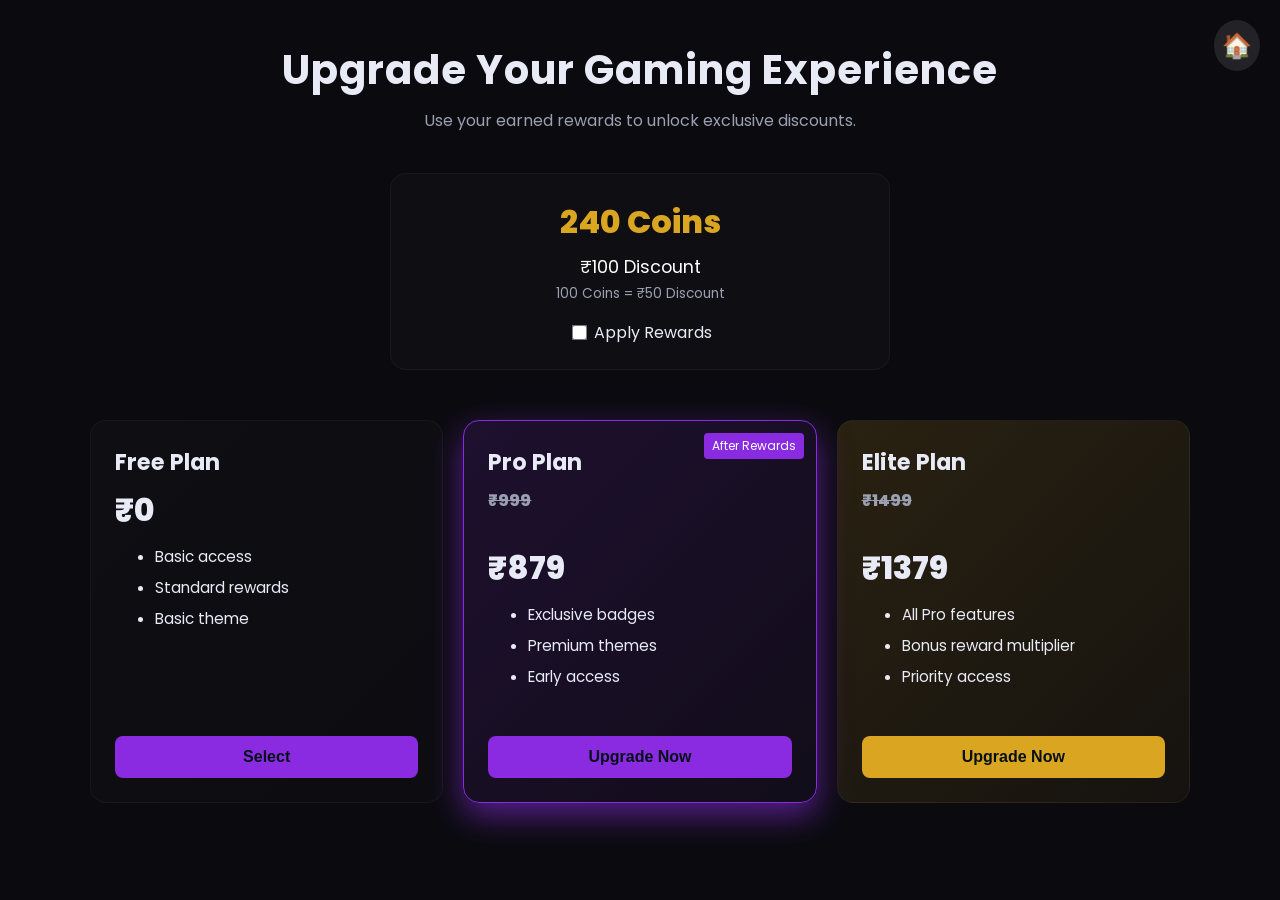
<file: pages/subscription.html>
<!doctype html>
<html lang="en">
  <head>
    <meta charset="utf-8" />
    <meta name="viewport" content="width=device-width,initial-scale=1" />
    <title>PlayVerse — Subscription</title>
    <style>
      @import url("https://fonts.googleapis.com/css2?family=Poppins:wght@300;400;500;600;700&display=swap");
      :root {
        --bg: #0b0b0f;
        --violet: #8a2be2;
        --primary-pink: var(--violet); /* pink replaced by violet */
        --gold: #daa520;
        --muted: #9aa0b2;
        --card-bg: rgba(255, 255, 255, 0.02);
        --glass: rgba(255, 255, 255, 0.05);
        --text-light: #e8eaf6;
      }
      /* home link styles */
      .home-link {
        position: fixed;
        top: 20px;
        right: 20px;
        font-size: 1.5rem;
        text-decoration: none;
        color: var(--text-light);
        background: rgba(255,255,255,0.1);
        padding: 8px;
        border-radius: 50%;
        transition: background 0.3s;
        z-index: 1000;
      }
      .home-link:hover {
        background: rgba(255,255,255,0.2);
      }
      * {
        box-sizing: border-box;
      }
      html,
      body {
        height: 100%;
      }
      body {
        margin: 0;
        background: var(--bg);
        color: #e8eaf6;
        font-family:
          "Poppins",
          Roboto,
          system-ui,
          -apple-system,
          Segoe UI,
          Arial;
        display: flex;
        flex-direction: column;
      }
      h1,
      h2,
      h3 {
        margin: 0;
        padding: 0;
      }
      .container {
        flex: 1;
        padding: 40px 20px;
        display: flex;
        justify-content: center;
        align-items: flex-start;
        animation: containerAppear 0.8s ease-out;
      }
      @keyframes containerAppear {
        0% {
          opacity: 0;
          transform: scale(0.95);
        }
        100% {
          opacity: 1;
          transform: scale(1);
        }
      }
      .wrap {
        width: 100%;
        max-width: 1100px;
      }
      .center {
        text-align: center;
      }
      /* header section */
      .header-section {
        margin-bottom: 40px;
      }
      .header-section h1 {
        font-size: 2.5rem;
        font-weight: 700;
        letter-spacing: 1px;
        color: var(--accent-violet);
        animation: headerGlow 2s infinite;
      }
      .header-section p {
        margin-top: 8px;
        font-size: 1rem;
        color: var(--muted);
      }
      /* reward card */
      .reward-card {
        background: var(--card-bg);
        padding: 24px;
        border-radius: 16px;
        border: 1px solid rgba(255, 255, 255, 0.04);
        max-width: 500px;
        margin: 0 auto 50px;
        position: relative;
      }
      .reward-card .balance {
        font-size: 2rem;
        font-weight: 800;
        color: var(--gold);
        animation: balanceGlow 2s infinite;
      }
      @keyframes balanceGlow {
        0%,
        100% {
          text-shadow: 0 0 8px var(--gold);
        }
        50% {
          text-shadow: 0 0 20px var(--gold);
        }
      }
      @keyframes titleGlow {
        0%,
        100% {
          text-shadow: 0 0 8px var(--accent-violet);
        }
        50% {
          text-shadow: 0 0 16px var(--accent-violet);
        }
      }
      .reward-card .discount {
        margin-top: 8px;
        font-size: 1.1rem;
        color: #fff;
      }
      .reward-card .explain {
        margin-top: 4px;
        font-size: 0.85rem;
        color: var(--muted);
      }
      .reward-card .toggle {
        margin-top: 16px;
        display: flex;
        align-items: center;
        justify-content: center;
      }
      .toggle input {
        margin-right: 8px;
        transform: scale(1.2);
      }
      /* plans grid */
      .plans {
        display: grid;
        grid-template-columns: repeat(auto-fit, minmax(240px, 1fr));
        gap: 20px;
      }
      .plan-card {
        background: var(--card-bg);
        padding: 24px;
        border-radius: 16px;
        border: 1px solid rgba(255, 255, 255, 0.04);
        position: relative;
        display: flex;
        flex-direction: column;
        transition:
          transform 0.3s,
          box-shadow 0.3s,
          background 0.3s;
        animation: cardEnter 0.8s ease forwards;
        opacity: 0;
      }
      .plan-card[data-base="0"] {
        background: linear-gradient(
          135deg,
          rgba(255, 255, 255, 0.02),
          rgba(255, 255, 255, 0.01)
        );
      }
      .plan-card[data-base="999"] {
        background: linear-gradient(
          135deg,
          rgba(138, 43, 226, 0.15),
          rgba(138, 43, 226, 0.05)
        );
      }
      .plan-card[data-base="1499"] {
        background: linear-gradient(
          135deg,
          rgba(218, 165, 32, 0.15),
          rgba(218, 165, 32, 0.05)
        );
      }
      .plan-card:hover {
        transform: translateY(-5px);
        box-shadow: 0 12px 32px rgba(138, 43, 226, 0.5);
      }
      .plan-card.highlight {
        border: 1px solid var(--violet);
        box-shadow: 0 12px 32px rgba(138, 43, 226, 0.6);
      }
      @keyframes fadeInUp {
        from {
          opacity: 0;
          transform: translateY(20px);
        }
        to {
          opacity: 1;
          transform: translateY(0);
        }
      }
      @keyframes cardEnter {
        0% {
          opacity: 0;
          transform: scale(0.9) translateY(20px);
        }
        50% {
          opacity: 1;
          transform: scale(1.02) translateY(-5px);
        }
        100% {
          opacity: 1;
          transform: scale(1) translateY(0);
        }
      }
      .plan-title {
        font-size: 1.4rem;
        font-weight: 700;
        margin-bottom: 12px;
        color: var(--accent-violet);
        animation: titleGlow 3s infinite;
      }
      .price {
        font-size: 2rem;
        font-weight: 800;
        line-height: 1.2;
      }
      .original {
        font-size: 1rem;
        color: var(--muted);
        text-decoration: line-through;
      }
      .features {
        margin-top: 16px;
        flex: 1;
      }
      .features li {
        margin-bottom: 8px;
        font-size: 0.95rem;
      }
      .upgrade-btn {
        margin-top: 24px;
        padding: 12px 0;
        border: none;
        border-radius: 8px;
        font-size: 1rem;
        font-weight: 700;
        cursor: pointer;
        color: #061018;
        background: var(--violet);
        transition:
          box-shadow 0.2s,
          transform 0.2s,
          background 0.4s;
        position: relative;
        overflow: hidden;
      }
      .upgrade-btn::before {
        content: "";
        position: absolute;
        top: 0;
        left: -100%;
        width: 100%;
        height: 100%;
        background: linear-gradient(
          90deg,
          transparent,
          rgba(255, 255, 255, 0.2),
          transparent
        );
        transition: left 0.5s ease;
      }
      .upgrade-btn:hover::before {
        left: 100%;
      }
      .upgrade-btn:hover {
        box-shadow: 0 0 16px var(--violet);
        transform: scale(1.05);
      }
      .plan-card[data-base="1499"] .upgrade-btn {
        background: var(--gold);
        color: #061018;
      }
      .badge {
        position: absolute;
        top: 12px;
        right: 12px;
        background: var(--violet);
        color: #fff;
        padding: 4px 8px;
        font-size: 0.75rem;
        border-radius: 4px;
      }
      @media (max-width: 600px) {
        .header-section h1 {
          font-size: 2rem;
        }
      }
      @keyframes headerGlow {
        0%,
        100% {
          opacity: 1;
        }
        50% {
          opacity: 0.7;
        }
      }
      /* parallax wrapper */
      .wrap {
        transition: transform 0.2s;
      }
      /* shimmer effect on balance */
      .balance {
        animation: glow 2s infinite;
      }
      @keyframes glow {
        0% {
          text-shadow: 0 0 8px var(--gold);
        }
        50% {
          text-shadow: 0 0 20px var(--gold);
        }
        100% {
          text-shadow: 0 0 8px var(--gold);
        }
      }
    </style>
  </head>
  <body>
    <!-- home icon link -->
    <a href="index.html" class="home-link" title="Home">🏠</a>
    <div class="container">
      <div class="wrap">
        <div class="header-section center">
          <h1>Upgrade Your Gaming Experience</h1>
          <p>Use your earned rewards to unlock exclusive discounts.</p>
        </div>
        <div class="reward-card center" id="rewardCard">
          <div class="balance" id="balance">240 Coins</div>
          <div class="discount" id="discount">₹120 Discount</div>
          <div class="explain">100 Coins = ₹50 Discount</div>
          <div class="toggle">
            <input type="checkbox" id="applyRewards" /><label for="applyRewards"
              >Apply Rewards</label
            >
          </div>
        </div>
        <div class="plans" id="plans">
          <div class="plan-card" data-base="0" data-coinprice="0">
            <div class="plan-title">Free Plan</div>
            <div class="price"><span class="current">₹0</span></div>
            <ul class="features">
              <li>Basic access</li>
              <li>Standard rewards</li>
              <li>Basic theme</li>
            </ul>
            <button class="upgrade-btn">Select</button>
          </div>
          <div class="plan-card highlight" data-base="999" data-coinprice="879">
            <div class="badge">After Rewards</div>
            <div class="plan-title">Pro Plan</div>
            <div class="price">
              <span class="original">₹999</span><br /><span class="current"
                >₹879</span
              >
            </div>
            <ul class="features">
              <li>Exclusive badges</li>
              <li>Premium themes</li>
              <li>Early access</li>
            </ul>
            <button class="upgrade-btn">Upgrade Now</button>
          </div>
          <div class="plan-card" data-base="1499" data-coinprice="1379">
            <div class="plan-title">Elite Plan</div>
            <div class="price">
              <span class="original">₹1499</span><br /><span class="current"
                >₹1379</span
              >
            </div>
            <ul class="features">
              <li>All Pro features</li>
              <li>Bonus reward multiplier</li>
              <li>Priority access</li>
            </ul>
            <button class="upgrade-btn">Upgrade Now</button>
          </div>
        </div>
      </div>
    </div>
    <script>
      const balanceEl = document.getElementById("balance");
      const discountEl = document.getElementById("discount");
      const applyCheckbox = document.getElementById("applyRewards");
      const plans = document.querySelectorAll(".plan-card");
      let coins = 240;

      function updatePrices() {
        const apply = applyCheckbox.checked;
        plans.forEach((card) => {
          const base = parseInt(card.dataset.base, 10);
          const priceEl = card.querySelector(".price .current");
          if (!apply || base === 0) {
            priceEl.textContent =
              base === 0 ? "₹0" : "₹" + card.dataset.coinprice;
            if (card.querySelector(".original"))
              card.querySelector(".original").style.display =
                base === 0 ? "none" : "block";
          } else {
            // discount coins -> rupees
            const discount = Math.floor(coins / 100) * 50;
            const newPrice = Math.max(0, base - discount);
            priceEl.textContent = "₹" + newPrice;
            if (card.querySelector(".original"))
              card.querySelector(".original").style.display = "block";
          }
        });
        const discVal = Math.floor(coins / 100) * 50;
        discountEl.textContent = `₹${discVal} Discount`;
      }

      applyCheckbox.addEventListener("change", updatePrices);
      updatePrices();

      // parallax mouse move
      const wrapElem = document.querySelector(".wrap");
      window.addEventListener("mousemove", (e) => {
        const w = window.innerWidth,
          h = window.innerHeight;
        const nx = (e.clientX - w / 2) / w;
        const ny = (e.clientY - h / 2) / h;
        wrapElem.style.transform = `translate3d(${nx * 10}px,${ny * 10}px,0)`;
      });
    </script>
  </body>
</html>
</file>
